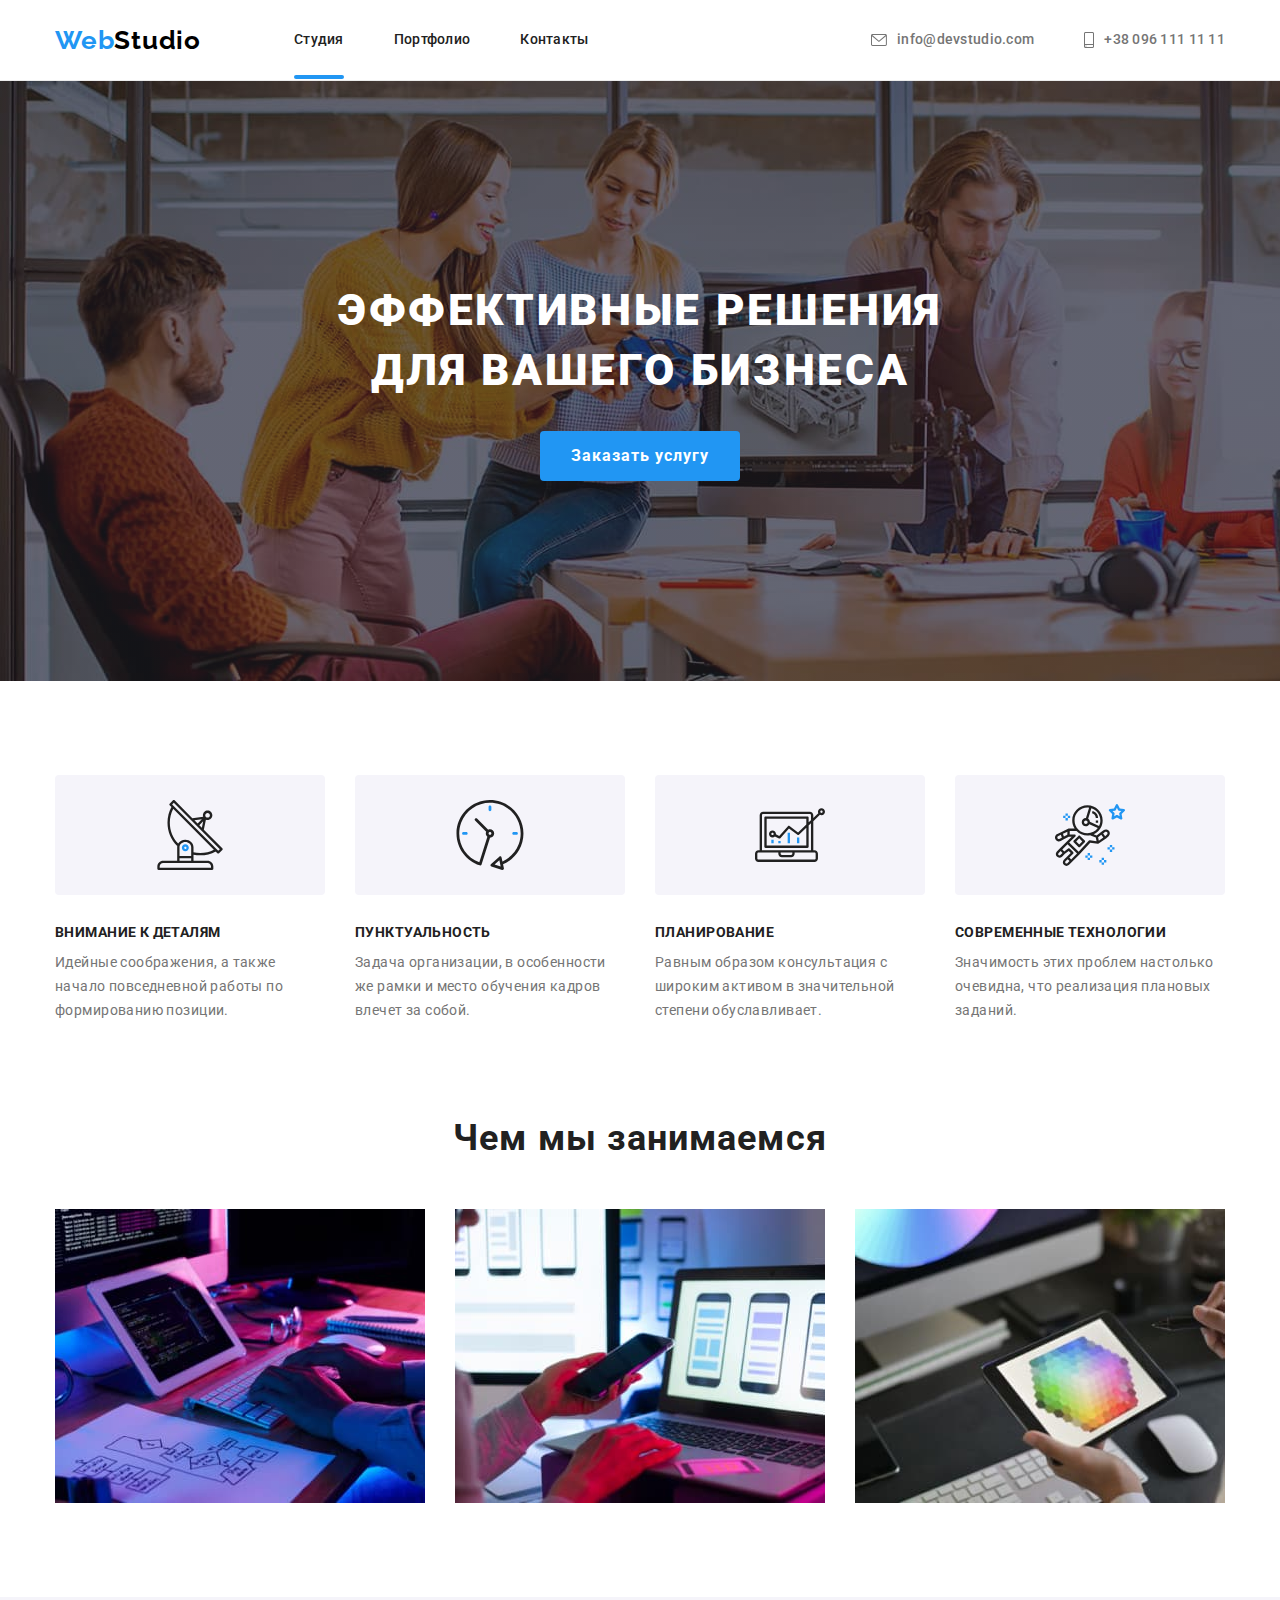
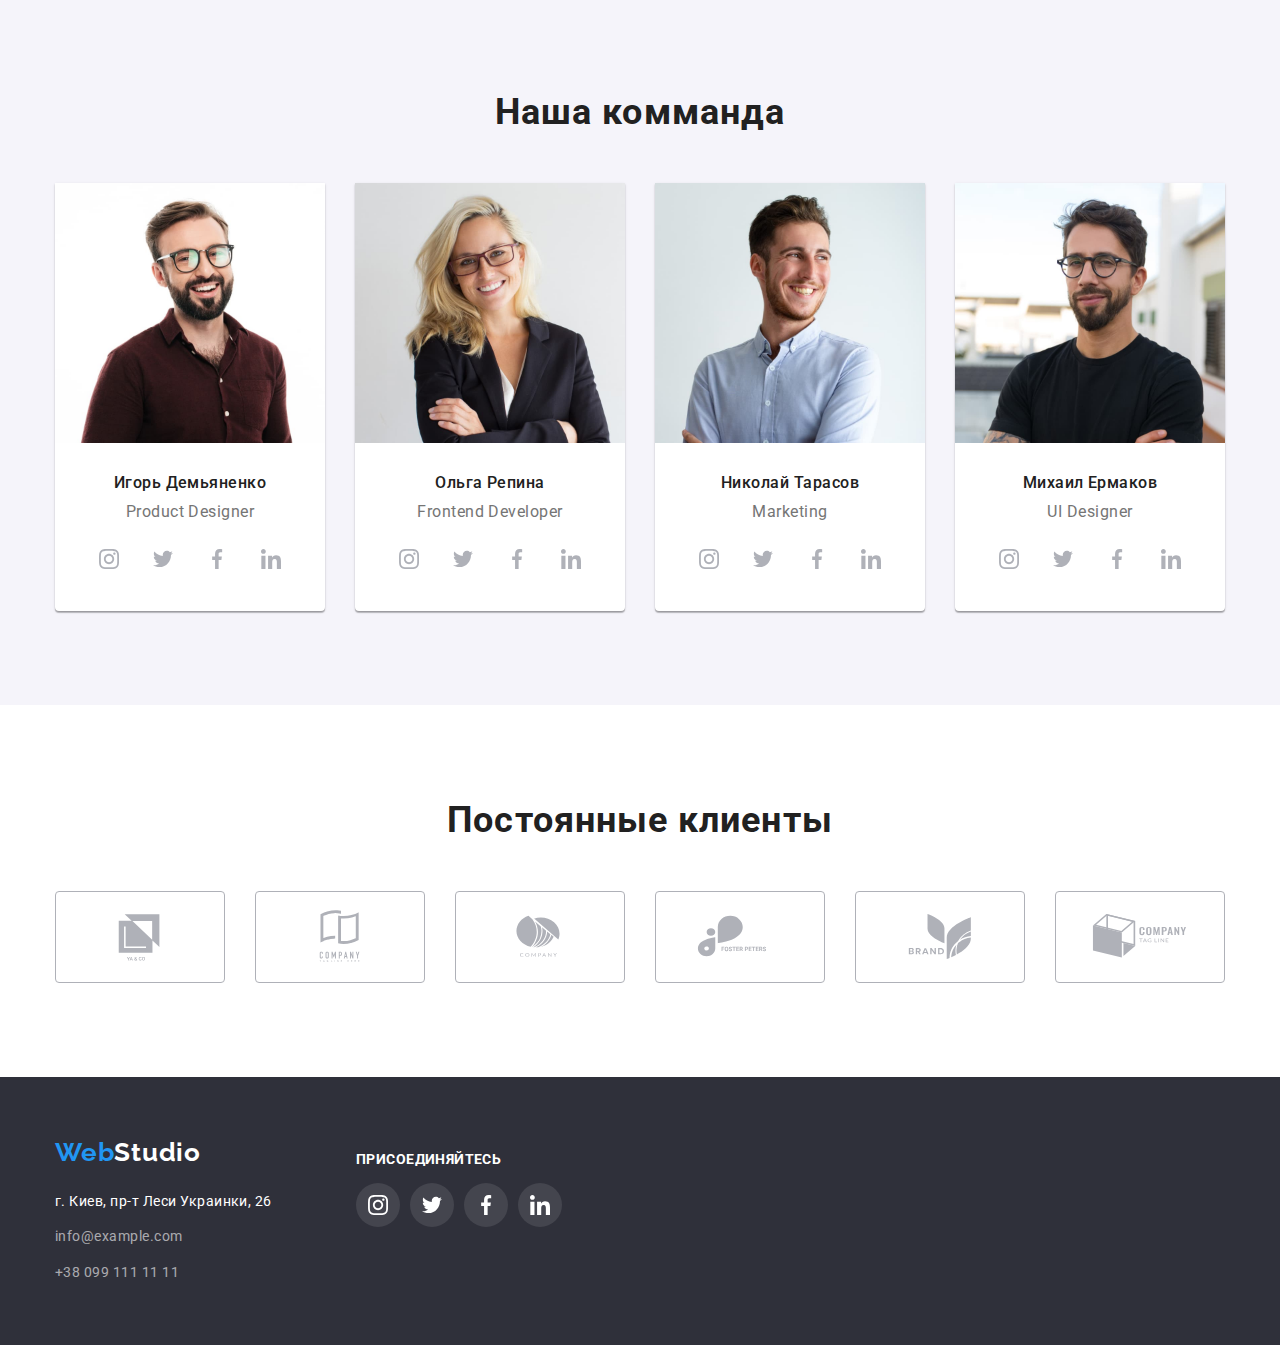
<file: index.html>
<!DOCTYPE html>
<html lang="ru">
  <head>
    <meta charset="UTF-8" />
    <meta http-equiv="X-UA-Compatible" content="IE=edge" />
    <meta name="viewport" content="width=device-width, initial-scale=1.0" />
    <link
      href="https://fonts.googleapis.com/css2?family=Montserrat:wght@400;700&family=Raleway:wght@700&family=Roboto:wght@400;500;700;900&display=swap"
      rel="stylesheet"
    />
    <link rel="stylesheet" href="./css/modern-normalize.css" />
    <link rel="stylesheet" href="css/styles.css" />
    <title>Студия</title>
  </head>
  <body>
    <!--шапка-->
    <header class="header-style border-header-plus">
      <div class="container padding-header header-style-flex">
        <div class="container-logo">
          <a class="logo-style" href="./index.html">Web<span>Studio</span></a>
        </div>
        <nav class="navigations-style">
          <ul class="header-style-flex">
            <li class="header-item">
              <a class="link-marker" href="./index.html">Студия</a>
            </li>
            <li class="header-item">
              <a href="./portfolio.html">Портфолио</a>
            </li>
            <li class="header-item">
              <a href="">Контакты</a>
            </li>
          </ul>
        </nav>
        <ul class="contacts-style header-style-flex">
          <li class="header-item">
            <a href="mailto:info@devstudio.com">
              <svg class="header-icon" width="16" height="12">
                <use href="./images/sprite.svg#icon-mail"></use>
              </svg>
              <p>info@devstudio.com</p>
            </a>
          </li>
          <li class="header-item">
            <a href="tel:+380961111111">
              <svg class="header-icon" width="10" height="16">
                <use href="./images/sprite.svg#icon-smartphone"></use>
              </svg>
              <p>+38 096 111 11 11</p>
            </a>
          </li>
        </ul>
      </div>
    </header>

    <!--контент-->
    <main>
      <!--герой-->
      <section class="hero-style background-picture">
        <div class="gradient">
          <div class="container">
            <h1>
              Эффективные решения<br />
              для вашего бизнеса
            </h1>
            <div class="center-type">
              <button type="button" data-modal-open>Заказать услугу</button>
            </div>
          </div>
        </div>
      </section>
      <!--особенности-->

      <section class="features">
        <div class="container padding-features">
          <h2>Особенности</h2>
          <ul>
            <li class="features-item">
              <div class="container-ico-futures">
                <svg class="future-icon" width="70" height="70">
                  <use href="./images/sprite.svg#icon-antenna"></use>
                </svg>
              </div>
              <h3>Внимание к деталям</h3>
              <p>
                Идейные соображения, а также начало повседневной работы по
                формированию позиции.
              </p>
            </li>
            <li class="features-item">
              <div class="container-ico-futures">
                <svg class="future-icon" width="70" height="70">
                  <use href="./images/sprite.svg#icon-clock"></use>
                </svg>
              </div>
              <h3>Пунктуальность</h3>
              <p>
                Задача организации, в особенности же рамки и место обучения
                кадров влечет за собой.
              </p>
            </li>
            <li class="features-item">
              <div class="container-ico-futures">
                <svg class="future-icon" width="70" height="70">
                  <use href="./images/sprite.svg#icon-diagram"></use>
                </svg>
              </div>
              <h3>Планирование</h3>
              <p>
                Равным образом консультация с широким активом в значительной
                степени обуславливает.
              </p>
            </li>
            <li class="features-item">
              <div class="container-ico-futures">
                <svg class="future-icon" width="70" height="70">
                  <use href="./images/sprite.svg#icon-astronaut"></use>
                </svg>
              </div>
              <h3>Современные технологии</h3>
              <p>
                Значимость этих проблем настолько очевидна, что реализация
                плановых заданий.
              </p>
            </li>
          </ul>
        </div>
      </section>
      <!--виды деятельности-->
      <section class="activities">
        <div class="container padding-activities">
          <h2>Чем мы занимаемся</h2>
          <ul>
            <li class="activites-item">
              <img
                src="./images/box1.jpg"
                alt="Разработка сайтов"
                width="370"
                height="294"
              />
            </li>
            <li class="activites-item">
              <img
                src="./images/box2.jpg"
                alt="Разработка мобильных приложений"
                width="370"
                height="294"
              />
            </li>
            <li class="activites-item">
              <img
                src="./images/box3.jpg"
                alt="Дизайн"
                width="370"
                height="294"
              />
            </li>
          </ul>
        </div>
      </section>
      <!--наша комманда-->
      <section class="team">
        <div class="container padding-team">
          <h2>Наша комманда</h2>
          <ul>
            <li class="team-item">
              <img
                src="./images/igor-demianenko.jpg"
                alt="Игорь Демьяненко"
                width="270"
                height="260"
              />
              <div class="team-container">
                <h3>Игорь Демьяненко</h3>
                <p>Product Designer</p>
                <ul class="team-items-cont-links">
                  <li>
                    <a href="" class="container-teams-icon">
                      <svg class="teams-icon" width="20" height="20">
                        <use href="./images/sprite.svg#icon-instagram"></use>
                      </svg>
                    </a>
                  </li>
                  <li>
                    <a href="" class="container-teams-icon">
                      <svg class="teams-icon" width="20" height="20">
                        <use href="./images/sprite.svg#icon-twitter"></use>
                      </svg>
                    </a>
                  </li>
                  <li>
                    <a href="" class="container-teams-icon">
                      <svg class="teams-icon" width="20" height="20">
                        <use href="./images/sprite.svg#icon-facebook"></use>
                      </svg>
                    </a>
                  </li>
                  <li>
                    <a href="" class="container-teams-icon">
                      <svg class="teams-icon" width="20" height="20">
                        <use href="./images/sprite.svg#icon-linkedin"></use>
                      </svg>
                    </a>
                  </li>
                </ul>
              </div>
            </li>
            <li class="team-item">
              <img
                src="./images/olga-repina.jpg"
                alt="Ольга Репина"
                width="270"
                height="260"
              />
              <div class="team-container">
                <h3>Ольга Репина</h3>
                <p>Frontend Developer</p>
                <ul class="team-items-cont-links">
                  <li>
                    <a href="" class="container-teams-icon">
                      <svg class="teams-icon" width="20" height="20">
                        <use href="./images/sprite.svg#icon-instagram"></use>
                      </svg>
                    </a>
                  </li>
                  <li>
                    <a href="" class="container-teams-icon">
                      <svg class="teams-icon" width="20" height="20">
                        <use href="./images/sprite.svg#icon-twitter"></use>
                      </svg>
                    </a>
                  </li>
                  <li>
                    <a href="" class="container-teams-icon">
                      <svg class="teams-icon" width="20" height="20">
                        <use href="./images/sprite.svg#icon-facebook"></use>
                      </svg>
                    </a>
                  </li>
                  <li>
                    <a href="" class="container-teams-icon">
                      <svg class="teams-icon" width="20" height="20">
                        <use href="./images/sprite.svg#icon-linkedin"></use>
                      </svg>
                    </a>
                  </li>
                </ul>
              </div>
            </li>
            <li class="team-item">
              <img
                src="./images/nikolay-tarasov.jpg"
                alt="Николай Тарасов"
                width="270"
                height="260"
              />
              <div class="team-container">
                <h3>Николай Тарасов</h3>
                <p>Marketing</p>
                <ul class="team-items-cont-links">
                  <li>
                    <a href="" class="container-teams-icon">
                      <svg class="teams-icon" width="20" height="20">
                        <use href="./images/sprite.svg#icon-instagram"></use>
                      </svg>
                    </a>
                  </li>
                  <li>
                    <a href="" class="container-teams-icon">
                      <svg class="teams-icon" width="20" height="20">
                        <use href="./images/sprite.svg#icon-twitter"></use>
                      </svg>
                    </a>
                  </li>
                  <li>
                    <a href="" class="container-teams-icon">
                      <svg class="teams-icon" width="20" height="20">
                        <use href="./images/sprite.svg#icon-facebook"></use>
                      </svg>
                    </a>
                  </li>
                  <li>
                    <a href="" class="container-teams-icon">
                      <svg class="teams-icon" width="20" height="20">
                        <use href="./images/sprite.svg#icon-linkedin"></use>
                      </svg>
                    </a>
                  </li>
                </ul>
              </div>
            </li>
            <li class="team-item">
              <img
                src="./images/mihail_ermakov.jpg"
                alt="Михаил Ермаков"
                width="270"
                height="260"
              />
              <div class="team-container">
                <h3>Михаил Ермаков</h3>
                <p>UI Designer</p>
                <ul class="team-items-cont-links">
                  <li>
                    <a href="" class="container-teams-icon">
                      <svg class="teams-icon" width="20" height="20">
                        <use href="./images/sprite.svg#icon-instagram"></use>
                      </svg>
                    </a>
                  </li>
                  <li>
                    <a href="" class="container-teams-icon">
                      <svg class="teams-icon" width="20" height="20">
                        <use href="./images/sprite.svg#icon-twitter"></use>
                      </svg>
                    </a>
                  </li>
                  <li>
                    <a href="" class="container-teams-icon">
                      <svg class="teams-icon" width="20" height="20">
                        <use href="./images/sprite.svg#icon-facebook"></use>
                      </svg>
                    </a>
                  </li>
                  <li>
                    <a href="" class="container-teams-icon">
                      <svg class="teams-icon" width="20" height="20">
                        <use href="./images/sprite.svg#icon-linkedin"></use>
                      </svg>
                    </a>
                  </li>
                </ul>
              </div>
            </li>
          </ul>
        </div>
      </section>
      <section class="clients">
        <div class="padding-clients">
          <h2>Постоянные клиенты</h2>
          <ul class="clients-list">
            <li class="clients-item">
              <a href="" class="clients-icon">
                <svg width="106" height="60">
                  <use href="./images/sprite.svg#icon-yanco"></use>
                </svg>
              </a>
            </li>
            <li class="clients-item">
              <a href="" class="clients-icon">
                <svg width="106" height="60">
                  <use href="./images/sprite.svg#icon-ctlh"></use>
                </svg>
              </a>
            </li>
            <li class="clients-item">
              <a href="" class="clients-icon">
                <svg width="106" height="60">
                  <use href="./images/sprite.svg#icon-c"></use>
                </svg>
              </a>
            </li>
            <li class="clients-item">
              <a href="" class="clients-icon">
                <svg width="106" height="60">
                  <use href="./images/sprite.svg#icon-foster-peters"></use>
                </svg>
              </a>
            </li>
            <li class="clients-item">
              <a href="" class="clients-icon">
                <svg width="106" height="60">
                  <use href="./images/sprite.svg#icon-brand"></use>
                </svg>
              </a>
            </li>
            <li class="clients-item">
              <a href="" class="clients-icon">
                <svg width="106" height="60">
                  <use href="./images/sprite.svg#icon-tag-line"></use>
                </svg>
              </a>
            </li>
          </ul>
        </div>
      </section>
    </main>
    <!--подвал-->
    <footer class="footer-style">
      <div class="container padding-footer">
        <div class="footer-cont-logoandcont">
          <a class="logo-style-footer" href="./index.html"
            >Web<span>Studio</span></a
          >
          <address class="adress-style">
            <ul>
              <li class="footer-item">
                <a
                  href="https://goo.gl/maps/ZZNhjZ9m74gt4B3U7"
                  target="_blank"
                  rel="noopener norefferer nofolow"
                  ><span>г. Киев, пр-т Леси Украинки, 26</span></a
                >
              </li>
              <li class="footer-item">
                <a href="mailto:info@example.com">info@example.com</a>
              </li>
              <li class="footer-item">
                <a href="tel:+380991111111">+38 099 111 11 11</a>
              </li>
            </ul>
          </address>
        </div>
        <div class="footer-cont-social-links">
          <p>присоединяйтесь</p>
          <ul class="futer-items-cont-links">
            <li>
              <a href="" class="container-futer-icon">
                <svg class="futer-icon" width="20" height="20">
                  <use href="./images/sprite.svg#icon-instagram"></use></svg
              ></a>
            </li>
            <li>
              <a href="" class="container-futer-icon">
                <svg class="futer-icon" width="20" height="20">
                  <use href="./images/sprite.svg#icon-twitter"></use></svg
              ></a>
            </li>
            <li>
              <a href="" class="container-futer-icon">
                <svg class="futer-icon" width="20" height="20">
                  <use href="./images/sprite.svg#icon-facebook"></use></svg
              ></a>
            </li>
            <li>
              <a href="" class="container-futer-icon">
                <svg class="futer-icon" width="20" height="20">
                  <use href="./images/sprite.svg#icon-linkedin"></use></svg
              ></a>
            </li>
          </ul>
        </div>
      </div>
    </footer>

    <div class="backdrop is-hidden" data-modal>
      <div class="modal">
        <button class="button-modal-close" data-modal-close>
          <svg width="11" height="11">
            <use href="./images/sprite.svg#icon-close"></use>
          </svg>
        </button>
        <!-- <a href="" class="clients-icon">
          <svg width="106" height="60">
            <use href="./images/sprite.svg#icon-yanco"></use>
          </svg>
        </a> -->
      </div>
    </div>

    <script src="./jc/modal.jc"></script>
  </body>
</html>
</file>
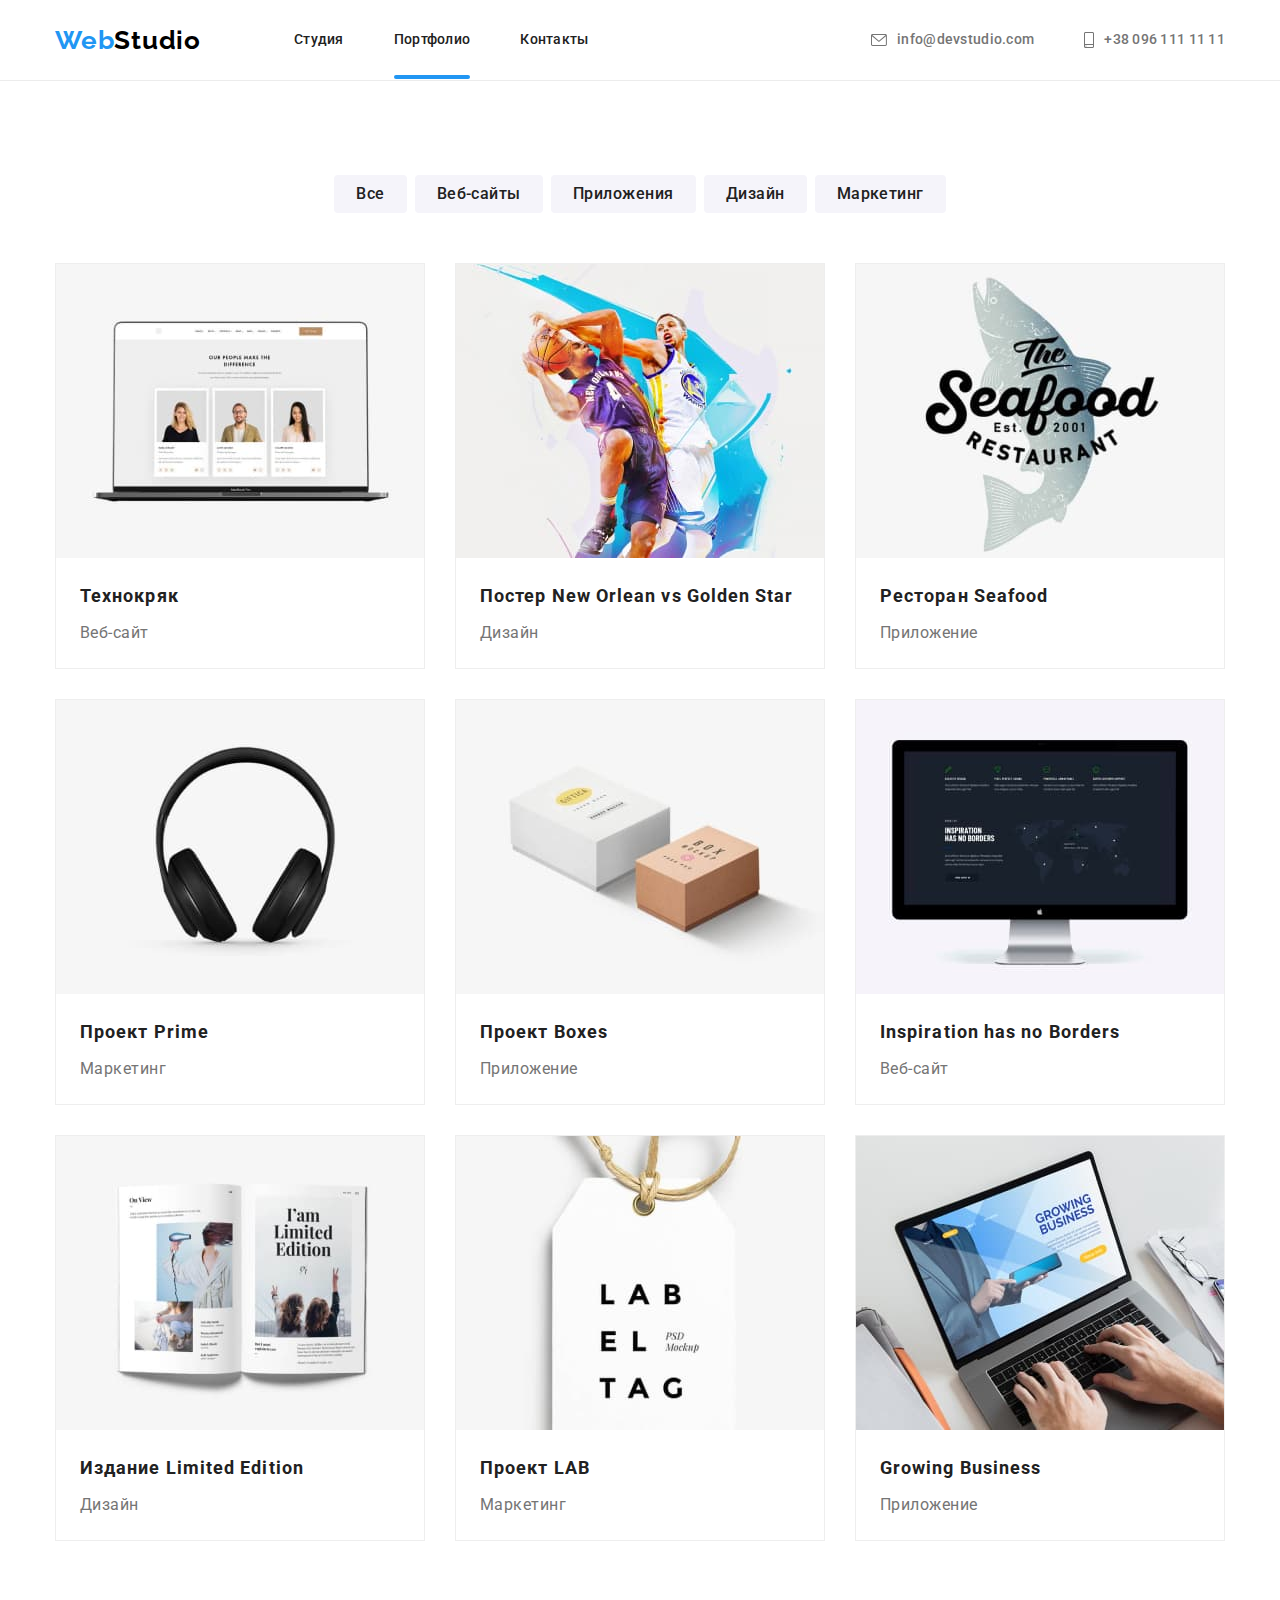
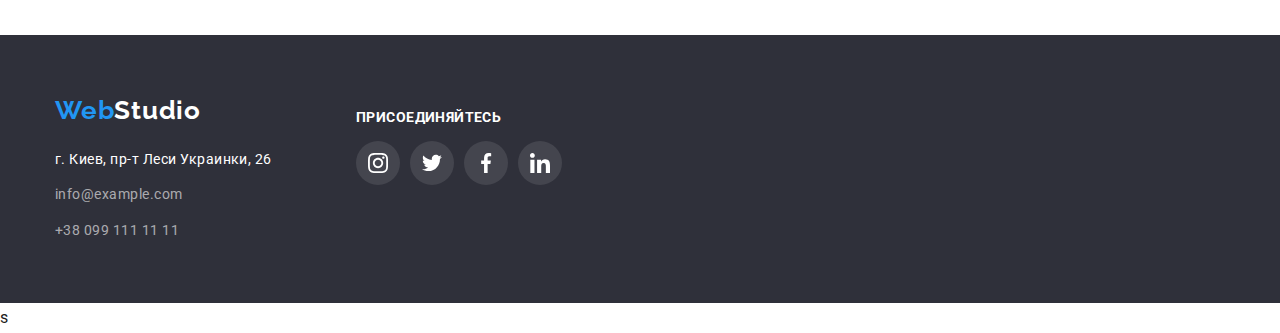
<file: portfolio.html>
<!DOCTYPE html>
<html lang="ru">
  <head>
    <meta charset="UTF-8" />
    <meta http-equiv="X-UA-Compatible" content="IE=edge" />
    <meta name="viewport" content="width=device-width, initial-scale=1.0" />
    <link
      href="https://fonts.googleapis.com/css2?family=Montserrat:wght@400;700&family=Raleway:wght@700&family=Roboto:wght@400;500;700;900&display=swap"
      rel="stylesheet"
    />
    <link rel="stylesheet" href="./css/modern-normalize.css" />
    <link rel="stylesheet" href="./css/styles.css" />
    <title>Портфолио</title>
  </head>
  <body>
    <!--шапка-->
    <header class="header-style border-header-plus">
      <div class="container padding-header header-style-flex">
        <div class="container-logo">
          <a class="logo-style" href="./index.html">Web<span>Studio</span></a>
        </div>
        <nav class="navigations-style">
          <ul class="header-style-flex">
            <li class="header-item">
              <a href="./index.html">Студия</a>
            </li>
            <li class="header-item">
              <a class="link-marker" href="./portfolio.html">Портфолио</a>
            </li>
            <li class="header-item">
              <a href="">Контакты</a>
            </li>
          </ul>
        </nav>
        <ul class="contacts-style header-style-flex">
          <li class="header-item">
            <a href="mailto:info@devstudio.com">
              <svg class="header-icon" width="16" height="12">
                <use href="./images/sprite.svg#icon-mail"></use></svg
              >info@devstudio.com
            </a>
          </li>
          <li class="header-item">
            <a href="tel:+380961111111">
              <svg class="header-icon" width="10" height="16">
                <use href="./images/sprite.svg#icon-smartphone"></use></svg
              >+38 096 111 11 11
            </a>
          </li>
        </ul>
      </div>
    </header>
    <!--контент-->
    <main>
      <section class="portfolio-style">
        <h1 class="portfolio-style-title">Наши роботы</h1>
        <div class="container padding-portfolio-botton">
          <ul class="portfolio-button-list">
            <li class="botton-item">
              <button type="button">Все</button>
            </li>
            <li class="botton-item">
              <button type="button">Веб-сайты</button>
            </li>
            <li class="botton-item">
              <button type="button">Приложения</button>
            </li>
            <li class="botton-item">
              <button type="button">Дизайн</button>
            </li>
            <li class="botton-item">
              <button type="button">Маркетинг</button>
            </li>
          </ul>
        </div>
        <div class="container padding-portfolio-list">
          <ul class="portfolio-style-list">
            <li class="portfolio-item">
              <a href="">
                <div class="overlay-box">
                  <img
                    src="./images/technocrack.jpg"
                    alt="веб-сайт технокряк"
                    width="370"
                    height="294"
                  />
                  <div class="overlay">
                    Ресурс предлагает комплексные предложения с разным уровнем
                    функционала и сервисов. Все это позволит посетителю получить
                    исчерпывающие сведения о компании или частном лице.
                  </div>
                </div>
                <div class="container-portfolio">
                  <h2>Технокряк</h2>
                  <p>Веб-сайт</p>
                </div>
              </a>
            </li>
            <li class="portfolio-item">
              <a href="">
                <div class="overlay-box">
                  <img
                    src="./images/poster.jpg"
                    alt="постер new orlean vs golden star"
                    width="370"
                    height="294"
                  />
                  <div class="overlay">
                    Lorem ipsum, dolor sit amet consectetur adipisicing elit.
                    Ipsum quae illum cum enim ipsam nisi animi, maxime
                    praesentium possimus explicabo!
                  </div>
                </div>
                <div class="container-portfolio">
                  <h2>Постер New Orlean vs Golden Star</h2>
                  <p>Дизайн</p>
                </div>
              </a>
            </li>
            <li class="portfolio-item">
              <a href="">
                <div class="overlay-box">
                  <img
                    src="./images/seafood.jpg"
                    alt="ресторан seafood"
                    width="370"
                    height="294"
                  />
                  <div class="overlay">
                    Lorem ipsum dolor sit amet consectetur adipisicing elit.
                    Dignissimos, illum? Facere suscipit iusto voluptatem eius
                    blanditiis? Consequuntur dolor corporis iusto!
                  </div>
                </div>
                <div class="container-portfolio">
                  <h2>Ресторан Seafood</h2>
                  <p>Приложение</p>
                </div>
              </a>
            </li>
            <li class="portfolio-item">
              <a href="">
                <div class="overlay-box">
                  <img
                    src="./images/prime.jpg"
                    alt="проект prime"
                    width="370"
                    height="294"
                  />
                  <div class="overlay">
                    Lorem, ipsum dolor sit amet consectetur adipisicing elit.
                    Sint quidem recusandae officiis ab corrupti facilis minus
                    rem temporibus blanditiis rerum.
                  </div>
                </div>
                <div class="container-portfolio">
                  <h2>Проект Prime</h2>
                  <p>Маркетинг</p>
                </div>
              </a>
            </li>
            <li class="portfolio-item">
              <a href="">
                <div class="overlay-box">
                  <img
                    src="./images/boxes.jpg"
                    alt="проект boxes"
                    width="370"
                    height="294"
                  />
                  <div class="overlay">
                    Lorem ipsum dolor sit amet consectetur adipisicing elit. Quo
                    consequuntur in facere ea pariatur? Perspiciatis enim maxime
                    nam fugiat quos!
                  </div>
                </div>
                <div class="container-portfolio">
                  <h2>Проект Boxes</h2>
                  <p>Приложение</p>
                </div>
              </a>
            </li>
            <li class="portfolio-item">
              <a href="">
                <div class="overlay-box">
                  <img
                    src="./images/mac.jpg"
                    alt="inspiration has no borders"
                    width="370"
                    height="294"
                  />
                  <div class="overlay">
                    Lorem ipsum dolor sit amet consectetur, adipisicing elit.
                    Velit sunt ducimus fuga accusamus possimus est dolorem quae
                    dicta? Excepturi, facilis?
                  </div>
                </div>
                <div class="container-portfolio">
                  <h2>Inspiration has no Borders</h2>
                  <p>Веб-сайт</p>
                </div>
              </a>
            </li>
            <li class="portfolio-item">
              <a href="">
                <div class="overlay-box">
                  <img
                    src="./images/book.jpg"
                    alt="издание limited edition"
                    width="370"
                    height="294"
                  />
                  <div class="overlay">
                    Lorem ipsum dolor sit amet consectetur adipisicing elit.
                    Nobis obcaecati quae laborum dolorem quos nesciunt sed
                    eveniet voluptas ullam quam?
                  </div>
                </div>
                <div class="container-portfolio">
                  <h2>Издание Limited Edition</h2>
                  <p>Дизайн</p>
                </div>
              </a>
            </li>
            <li class="portfolio-item">
              <a href="">
                <div class="overlay-box">
                  <img
                    src="./images/lab.jpg"
                    alt="проект lab"
                    width="370"
                    height="294"
                  />
                  <div class="overlay">
                    Lorem ipsum, dolor sit amet consectetur adipisicing elit.
                    Culpa maxime pariatur in, aliquid enim magni adipisci minus
                    voluptatibus impedit hic.
                  </div>
                </div>
                <div class="container-portfolio">
                  <h2>Проект LAB</h2>
                  <p>Маркетинг</p>
                </div>
              </a>
            </li>
            <li class="portfolio-item">
              <a href="">
                <div class="overlay-box">
                  <img
                    src="./images/notebook.jpg"
                    alt="growing business"
                    width="370"
                    height="294"
                  />
                  <div class="overlay">
                    Lorem ipsum dolor sit amet consectetur, adipisicing elit.
                    Doloribus, saepe. Veritatis ex alias voluptate aliquam autem
                    architecto suscipit consequuntur numquam?
                  </div>
                </div>
                <div class="container-portfolio">
                  <h2>Growing Business</h2>
                  <p>Приложение</p>
                </div>
              </a>
            </li>
          </ul>
        </div>
      </section>
    </main>
    <!--подвал-->
    <footer class="footer-style">
      <div class="container padding-footer">
        <div class="footer-cont-logoandcont">
          <a class="logo-style-footer" href="./index.html"
            >Web<span>Studio</span></a
          >
          <address class="adress-style">
            <ul>
              <li class="footer-item">
                <a
                  href="https://goo.gl/maps/ZZNhjZ9m74gt4B3U7"
                  target="_blank"
                  rel="noopener norefferer nofolow"
                  ><span>г. Киев, пр-т Леси Украинки, 26</span></a
                >
              </li>
              <li class="footer-item">
                <a href="mailto:info@example.com">info@example.com</a>
              </li>
              <li class="footer-item">
                <a href="tel:+380991111111">+38 099 111 11 11</a>
              </li>
            </ul>
          </address>
        </div>
        <div class="footer-cont-social-links">
          <p>присоединяйтесь</p>
          <ul class="futer-items-cont-links">
            <li>
              <a href="" class="container-futer-icon">
                <svg class="futer-icon" width="20" height="20">
                  <use href="./images/sprite.svg#icon-instagram"></use></svg
              ></a>
            </li>
            <li>
              <a href="" class="container-futer-icon">
                <svg class="futer-icon" width="20" height="20">
                  <use href="./images/sprite.svg#icon-twitter"></use></svg
              ></a>
            </li>
            <li>
              <a href="" class="container-futer-icon">
                <svg class="futer-icon" width="20" height="20">
                  <use href="./images/sprite.svg#icon-facebook"></use></svg
              ></a>
            </li>
            <li>
              <a href="" class="container-futer-icon">
                <svg class="futer-icon" width="20" height="20">
                  <use href="./images/sprite.svg#icon-linkedin"></use></svg
              ></a>
            </li>
          </ul>
        </div>
      </div>
    </footer>
    s
  </body>
</html>
</file>
<file: css/styles.css>
:root {
  /*основной цвет*/
  --bgc-primary: #ffffff;
  /*второстепенный цвет*/
  --bgc-seccondary: #f5f4fa;
  /*цвет фона секции героя*/
  --bgc-hero: #2f303a;
  /*цвет фона футера*/
  --bgc-footer: #2f303a;
  /*цвет фона кнопки героя акцент*/
  --bgc-button-accent: #2196f3;
  /*цвет фона кнопки героя при ховере*/
  --bgc-button-hover: #188ce8;
  /*цвет фона иконки социальных сетей футера*/
  --bgc-socialweb-futer: rgba(255, 255, 255, 0.1);
  /*цвет фона модального окна*/
  --bgc-modal: #ffffff;
  /*основной цвет текста*/
  --text-color-primary: #212121;
  /*второстепенный цвет текста*/
  --text-color-seccondary: #757575;
  /*акцентированный цвет текста*/
  --text-color-accent: #2196f3;
  /*контрастный цвет текста кнопки*/
  --text-color-button-accent: #ffffff;
  /*контрастный цвет текста героя*/
  --text-color-hero: #ffffff;
  /*контрастный цвет текста футера*/
  --text-color-footer: #ffffff;
  /*цвет текста адреса футера*/
  --text-color-futer-adr: rgba(255, 255, 255, 0.6);
  /* цвет рамки шапки */
  --border-color-header: #ececec;
  /*цвет рамки элементов портфолио*/
  --border-color-portfolio: #eeeeee;
  /*цвет заливки иконок соцсетей комманды*/
  --fill-socialweb-teams: #afb1b8;
  /*цвет заливки иконок логотипов клиентов*/
  --fill-logo-clients: #afb1b8;
  /*цвет заливки иконок соцсетей комманды при ховере*/
  --fill-socialweb-teams-accent: #ffffff;
  /*цвет заливки иконок соцсетей футере*/
  --fill-socialweb-futer-accent: #ffffff;
  /*цвет фона выезжающего оверлея портфолио*/
  --overlay-portfolio-color: #2196f3e5;
  /*контрастный цвет текста оверлея*/
  --text-color-overlay: #ffffff;
}

body {
  font-family: "Roboto", "Open+Sans";
  font-style: normal;
  font-weight: 400;
  font-size: 16px;
  line-height: 1.88;
  letter-spacing: 0.03em;
  color: var(--text-color-primary);
  margin: 0;
}

.container {
  width: 1200px;
  margin: 0px auto 0px auto;
  padding: 0;
}

button {
  font: inherit;
  font-family: "Roboto";
}
/*Стили шапки*/
.border-header-plus {
  border-bottom: 1px solid var(--border-color-header);
}
.padding-header {
  padding-left: 15px;
  padding-right: 15px;
  min-height: 80px;
}
.header-style {
  font-weight: 500;
  font-size: 14px;
  line-height: 1.14;
  letter-spacing: 0.02em;
  color: var(--text-color-primary);

  min-height: 80px;
}
.header-style .header-item {
  padding: 0;
  margin: 0;
}
.header-style .header-item:not(:last-child) {
  margin-right: 50px;
}
.header-style-flex {
  display: flex;
  list-style-type: none;
  align-items: center;
}
.header-icon {
  margin-right: 10px;
}
.navigations-style a:link,
.navigations-style a:visited {
  color: var(--text-color-primary);
  text-decoration: none;
  transition: color 250ms cubic-bezier(0.4, 0, 0.2, 1);
}
.contacts-style a {
  color: var(--text-color-seccondary);
  fill: var(--text-color-seccondary);
  text-decoration: none;
  transition: color 250ms cubic-bezier(0.4, 0, 0.2, 1),
    fill 250ms cubic-bezier(0.4, 0, 0.2, 1);
}
.navigations-style a:hover,
.navigations-style a:focus,
.contacts-style a:hover,
.contacts-style a:focus {
  color: var(--text-color-accent);
  fill: var(--text-color-accent);
}
.navigations-style,
.navigations-style ul {
  padding: 0;
  margin: 0;
}
.navigations-style li {
  padding: 0;
}
.link-marker {
  position: relative;
}
.link-marker::after {
  position: absolute;
  content: "";
  width: 100%;
  height: 4px;
  bottom: -32px;
  border-radius: 2px;
  background-color: var(--text-color-accent);
  display: block;
}

.contacts-style {
  padding: 0;
  margin-top: 0;
  margin-right: 0;
  margin-bottom: 0;
  margin-left: auto;
  /* height: 100%; */
}
.contacts-style p {
  margin: 0;
  padding: 0;
}
.navigations-style li {
  padding: 0 50px 0 0;
  margin-top: 0;
  margin-right: 50px;
}
.contacts-style a {
  display: flex;
  height: 100%;
  align-items: center;
}
.contacts-style li {
  padding: 0;
  margin: 0;
}

/*стиль логотипа цвета задаются без переменных*/
.container-logo {
  padding: 0;
  margin-right: 93px;
}
.logo-style {
  font-family: "Raleway";
  font-weight: 700;
  font-size: 26px;
  line-height: 1.19;
  letter-spacing: 0.03em;
  color: #2196f3;
  text-decoration: none;
}
.logo-style span {
  color: #000000;
}

/*Стили основного контента index.html*/
/*стили героя*/
.hero-style {
  background-color: var(--bgc-hero);
  max-width: 1600px;
  height: 600px;
  /* padding-top: 200px; */
  margin: 0 auto 0;
}
.hero-style h1 {
  font-weight: 900;
  font-size: 44px;
  line-height: 1.36;
  letter-spacing: 0.06em;
  text-align: center;
  text-transform: uppercase;
  color: var(--text-color-hero);

  margin: 0 0 30px 0;
  padding: 0;
}
.hero-style button {
  cursor: pointer;
  border: 0px;
  min-width: 200px;
  height: 50px;
  border-radius: 4px;

  background-color: var(--bgc-button-accent);
  color: var(--text-color-button-accent);

  font-weight: 700;
  font-size: 16px;
  line-height: 1.88;
  letter-spacing: 0.06em;

  transition: background-color 250ms cubic-bezier(0.4, 0, 0.2, 1);
}
.background-picture {
  background-image: url("../images/overlay.jpg");
  /* background-position-x: center; */
}
.gradient {
  background-image: linear-gradient(
    to right,
    rgba(47, 48, 58, 0.4) 100%,
    black 0%
  );
  padding-top: 200px;
  height: 100%;
  width: 100%;
}

.center-type {
  text-align: center;
}
.hero-style button:hover,
.hero-style button:focus {
  background-color: var(--bgc-button-hover);
  color: var(--text-color-button-accent);
}

/*стили секции особенностей*/
.features {
  padding-top: 94px;
  padding-bottom: 0px;
}
.padding-features {
  padding: 0 15px 0 15px;
}
.features h2 {
  display: none;
}
.container-ico-futures {
  display: inline-flex;
  width: 270px;
  height: 120px;
  border-radius: 4px;
  margin-bottom: 30px;
  /* padding-top: 25px;
  padding-right: 100px;
  padding-bottom: 25px;
  padding-left: 100px; */
  display: flex;
  justify-content: center;
  align-items: center;
  background-color: var(--bgc-seccondary);
}

.features h3 {
  font-weight: 700;
  font-size: 14px;
  line-height: 1.14;
  letter-spacing: 0.03em;
  text-transform: uppercase;
}
.features p {
  font-size: 14px;
  line-height: 1.71;
  letter-spacing: 0.03em;
  color: var(--text-color-seccondary);
}
.features ul {
  min-height: 101px;

  padding: 0;
  margin: 0;

  display: flex;
}
.features .features-item {
  list-style-type: none;
  width: 300px;
  padding: 0;
  margin-right: 0px;
}
.features .features-item:not(:last-child) {
  margin-right: 30px;
}
.features h3 {
  margin: 0;
  padding: 0 0 10px 0;
}
.features p {
  margin: 0;
}
/*Стили секции виды деятельности*/
.activities {
  padding-top: 94px;
  padding-bottom: 94px;
}
.activities img {
  display: block;
}
.padding-activities {
  padding: 0 15px 0 15px;
}
.activities h2 {
  font-weight: 700;
  font-size: 36px;
  line-height: 1.17;
  letter-spacing: 0.03em;
  color: var(--text-color-primary);
  text-align: center;

  padding: 0;
  margin: 0 0 50px 0;
}
.activities ul {
  padding: 0;
  display: flex;
  align-items: center;
  margin: 0;
}
.activities .activites-item {
  list-style-type: none;
  padding: 0;
  margin-right: 0px;
}
.activities .activites-item:not(:last-child) {
  margin-right: 30px;
}
/*Стили секции нашей команды*/
.team {
  background-color: var(--bgc-seccondary);
  padding-top: 94px;
}
.padding-team {
  padding: 0 15px 94px 15px;
}
.team img {
  display: block;
}
.team h2 {
  font-weight: 700;
  font-size: 36px;
  line-height: 1.17;
  letter-spacing: 0.03em;
  text-align: center;
  color: var(--text-color-primary);
  padding: 0;
  margin: 0 0 50px 0;
}
.team h3 {
  font-weight: 500;
  font-size: 16px;
  line-height: 1.19;
  letter-spacing: 0.03em;
  color: var(--text-color-primary);

  margin: 0 0 10px 0;
  padding: 0;
}
.team p {
  font-weight: 400;
  font-size: 16px;
  line-height: 1.19;
  letter-spacing: 0.03em;
  color: var(--text-color-seccondary);

  margin: 0 0 16px 0;
  padding: 0;
}
.team ul {
  padding: 0;
  margin: 0;
  display: flex;
}
.team .team-item {
  list-style-type: none;
  background-color: var(--bgc-primary);
  border-bottom-left-radius: 4px;
  border-bottom-right-radius: 4px;
  box-shadow: 0px 1px 3px rgba(0, 0, 0, 0.12), 0px 1px 1px rgba(0, 0, 0, 0.14),
    0px 2px 1px rgba(0, 0, 0, 0.2);
  margin-right: 0px;
}

.team .team-item:not(:last-child) {
  margin-right: 30px;
}
.team-container {
  padding: 30px 0 30px 0;
  text-align: center;
}
.team-items-cont-links {
  display: flex;
  justify-content: center;
}
.container-teams-icon {
  display: block;
  width: 44px;
  height: 44px;
  padding: 12px;
  border-radius: 50%;
}
.team-items-cont-links li:not(:last-child) {
  margin-right: 10px;
}

.team-items-cont-links {
  list-style-type: none;
}
.team-items-cont-links a {
  fill: var(--fill-socialweb-teams);
  transition: fill 250ms cubic-bezier(0.4, 0, 0.2, 1),
    background-color 250ms cubic-bezier(0.4, 0, 0.2, 1);
}
.team-container a:hover,
.team-container a:focus {
  background-color: var(--bgc-button-accent);
  fill: var(--fill-socialweb-teams-accent);
}
/* Стили контейнера постоянные клиенты  */
.clients {
  padding-top: 94px;
}
.padding-clients {
  width: 1200px;
  margin-left: auto;
  margin-right: auto;
  padding: 0 15px 94px 15px;
}
.clients h2 {
  font-weight: 700;
  font-size: 36px;
  line-height: 1.17;
  letter-spacing: 0.03em;
  text-align: center;
  color: var(--text-color-primary);
  padding: 0;
  margin: 0 0 50px 0;
}
.clients-list {
  display: flex;
  justify-content: center;
  list-style-type: none;
  margin: 0;
  padding: 0;
}
.clients-item:not(:last-child) {
  margin-right: 30px;
}
.clients-icon {
  display: block;
  width: 170px;
  height: 92px;
  border: 1px solid var(--fill-logo-clients);
  border-radius: 4px;
  display: flex;
  justify-content: center;
  align-items: center;
  fill: var(--fill-logo-clients);
  transition: border-color 250ms cubic-bezier(0.4, 0, 0.2, 1),
    fill 250ms cubic-bezier(0.4, 0, 0.2, 1);
}
.clients-icon:hover,
.clients-icon:focus {
  border-color: var(--text-color-accent);
  fill: var(--text-color-accent);
}

/*Стили основного контента portfolio.html*/

.portfolio-style {
  padding-top: 94px;
}
.padding-portfolio-botton {
  margin-bottom: 50px;
}
.portfolio-style-title {
  display: none;
}
.portfolio-button-list li,
.portfolio-style-list li {
  list-style-type: none;
}
.portfolio-button-list {
  display: flex;
  padding: 0;
  margin: 0;
  align-items: center;
  justify-content: center;
}
.portfolio-button-list .botton-item:not(:last-child) {
  margin: 0 8px 0 0;
}

.padding-portfolio-list {
  padding-left: 15px;
  padding-right: 15px;
  margin-bottom: 94px;
}
.portfolio-style-list {
  display: flex;
  flex-direction: row;
  flex-wrap: wrap;
  padding: 0;
  margin: 0;
}
.portfolio-style-list .portfolio-item {
  border: 1px solid var(--border-color-portfolio);
  width: 370px;
  margin: 0 30px 30px 0;
}
.portfolio-style-list .portfolio-item:nth-child(3n + 3) {
  margin-right: 0;
}
.portfolio-style-list .portfolio-item:nth-last-child(-n + 3) {
  margin-bottom: 0;
}
.portfolio-style-list h2 {
  font-weight: 700;
  font-size: 18px;
  line-height: 2;
  letter-spacing: 0.06em;
  color: var(--text-color-primary);
  padding: 0;
  margin: 0 0 4px 0;
}
.portfolio-style-list p {
  font-weight: 400;
  font-size: 16px;
  line-height: 1.88;
  letter-spacing: 0.03em;
  color: var(--text-color-seccondary);

  padding: 0px;
  margin: 0px;
}
.portfolio-style-list img {
  display: block;
  z-index: 1;
}

.portfolio-item a {
  text-decoration: none;
  display: block;
  width: 100%;
  height: 100%;
}
.container-portfolio {
  padding: 20px 24px 20px 24px;
  min-height: 110px;
  width: 370px;
}
.portfolio-button-list button {
  min-height: 38px;
  cursor: pointer;
  border: 0px;
  border-radius: 4px;
  padding: 6px 22px;

  background-color: var(--bgc-seccondary);

  font-weight: 500;
  font-size: 16px;
  line-height: 1.62;
  letter-spacing: 0.03em;
  color: var(--text-color-primary);

  transition: background-color 250ms cubic-bezier(0.4, 0, 0.2, 1),
    color 250ms cubic-bezier(0.4, 0, 0.2, 1),
    box-shadow 250ms cubic-bezier(0.4, 0, 0.2, 1);
}
.portfolio-button-list button:hover,
.portfolio-button-list button:focus {
  background-color: var(--bgc-button-accent);
  color: var(--text-color-button-accent);
  box-shadow: 0px 3px 1px rgba(0, 0, 0, 0.1), 0px 1px 2px rgba(0, 0, 0, 0.08),
    0px 2px 2px rgba(0, 0, 0, 0.12);
}

.portfolio-style-list .portfolio-item:hover,
.portfolio-style-list .portfolio-item:focus {
  box-shadow: 0px 1px 1px rgba(0, 0, 0, 0.12), 0px 4px 4px rgba(0, 0, 0, 0.06),
    1px 4px 6px rgba(0, 0, 0, 0.16);
}

.portfolio-style-list .portfolio-item {
  transition: box-shadow 250ms cubic-bezier(0.4, 0, 0.2, 1);
}

.overlay-box {
  position: relative;
  padding: 0;
  z-index: 2;
  overflow: hidden;
}
.overlay {
  position: absolute;
  width: 100%;
  height: 100%;
  top: 0;
  left: 0;
  background-color: var(--overlay-portfolio-color);
  padding: 63px 26px;
  font-weight: 400;
  font-size: 18px;
  line-height: 1.56;
  letter-spacing: 0.03em;
  color: var(--text-color-overlay);
  /* opacity: 0; */
  transform: translateY(100%);
  transition: transform 250ms cubic-bezier(0.4, 0, 0.2, 1);
}

.portfolio-style-list .portfolio-item:hover .overlay,
.portfolio-style-list .portfolio-item:focus .overlay {
  /* opacity: 1; */
  transform: translateY(0);
}

/*Стили подвала*/
.footer-style {
  background-color: var(--bgc-footer);
  padding-top: 60px;
  padding-bottom: 60px;
}
.padding-footer {
  padding-left: 15px;
  padding-right: 15px;
  display: flex;
}
.footer-cont-logoandcont {
  min-width: 231px;
  margin-right: 70px;
}
.footer-cont-social-links p {
  font-weight: 700;
  font-size: 14px;
  line-height: 16px;
  letter-spacing: 0.03em;
  text-transform: uppercase;
  color: var(--text-color-footer);
}
.futer-items-cont-links li:not(:last-child) {
  margin-right: 10px;
}
.container-futer-icon {
  width: 44px;
  height: 44px;
  padding: 12px;
  border-radius: 50%;
}
.futer-items-cont-links {
  display: flex;
  list-style-type: none;
  padding: 0;
}
.futer-items-cont-links a {
  display: block;
  fill: var(--fill-socialweb-teams-accent);
  background-color: var(--bgc-socialweb-futer);
  transition: background-color 250ms cubic-bezier(0.4, 0, 0.2, 1);
}
.futer-items-cont-links a:hover,
.futer-items-cont-links a:focus {
  background-color: var(--bgc-button-accent);
  fill: var(--fill-socialweb-teams-accent);
}
.adress-style {
  font-style: normal;
}
.adress-style ul {
  margin: 0px;
  padding: 0;
  display: block;
}
.adress-style .footer-item {
  margin-bottom: 0px;
  list-style-type: none;
}
.adress-style .footer-item:not(:last-child) {
  margin-bottom: 9px;
}
.adress-style {
  font-size: 14px;
}
.adress-style a {
  color: var(--text-color-futer-adr);
  transition: color 250ms cubic-bezier(0.4, 0, 0.2, 1);
}
.adress-style span {
  color: var(--text-color-footer);
  transition: color 250ms cubic-bezier(0.4, 0, 0.2, 1);
}
.adress-style a:link,
.adress-style a:visited {
  text-decoration: none;
}
.adress-style a:hover,
.adress-style a:focus,
.adress-style span:hover,
.adress-style span:focus {
  color: var(--text-color-accent);
  text-decoration: none;
}
.logo-style-footer {
  display: block;
  font-family: "Raleway";
  font-weight: 700;
  font-size: 26px;
  line-height: 1.19;
  letter-spacing: 0.03em;
  color: #2196f3;
  text-decoration: none;

  margin-bottom: 20px;
}
.logo-style-footer span {
  color: var(--text-color-footer);
}

.backdrop {
  position: fixed;
  top: 0;
  left: 0;
  width: 100%;
  height: 100%;
  background-color: rgba(0, 0, 0, 0.2);
  opacity: 1;
  transition: opacity 250ms cubic-bezier(0.4, 0, 0.2, 1);
}
.backdrop.is-hidden {
  opacity: 0;
  pointer-events: none;
}
.backdrop.is-hidden .modal {
  transform: translate(-50%, -50%) scale(0.4);
}
.modal {
  position: absolute;
  top: 50%;
  left: 50%;
  transform: translate(-50%, -50%) scale(1);
  min-width: 528px;
  min-height: 581px;

  border-radius: 4px;
  box-shadow: 0px 1px 3px rgba(0, 0, 0, 0.12), 0px 1px 1px rgba(0, 0, 0, 0.14),
    0px 2px 1px rgba(0, 0, 0, 0.2);
  background-color: var(--bgc-modal);

  transition: transform 250ms cubic-bezier(0.4, 0, 0.2, 1);
}
.button-modal-close {
  margin-left: auto;
  margin-right: 8px;
  margin-top: 8px;
  width: 30px;
  height: 30px;
  border-radius: 50%;
  border: 1px solid rgba(0, 0, 0, 0.1);
  background-color: var(--bgc-modal);
  padding: 0;
  display: flex;
  justify-content: center;
  align-items: center;
}
</file>
